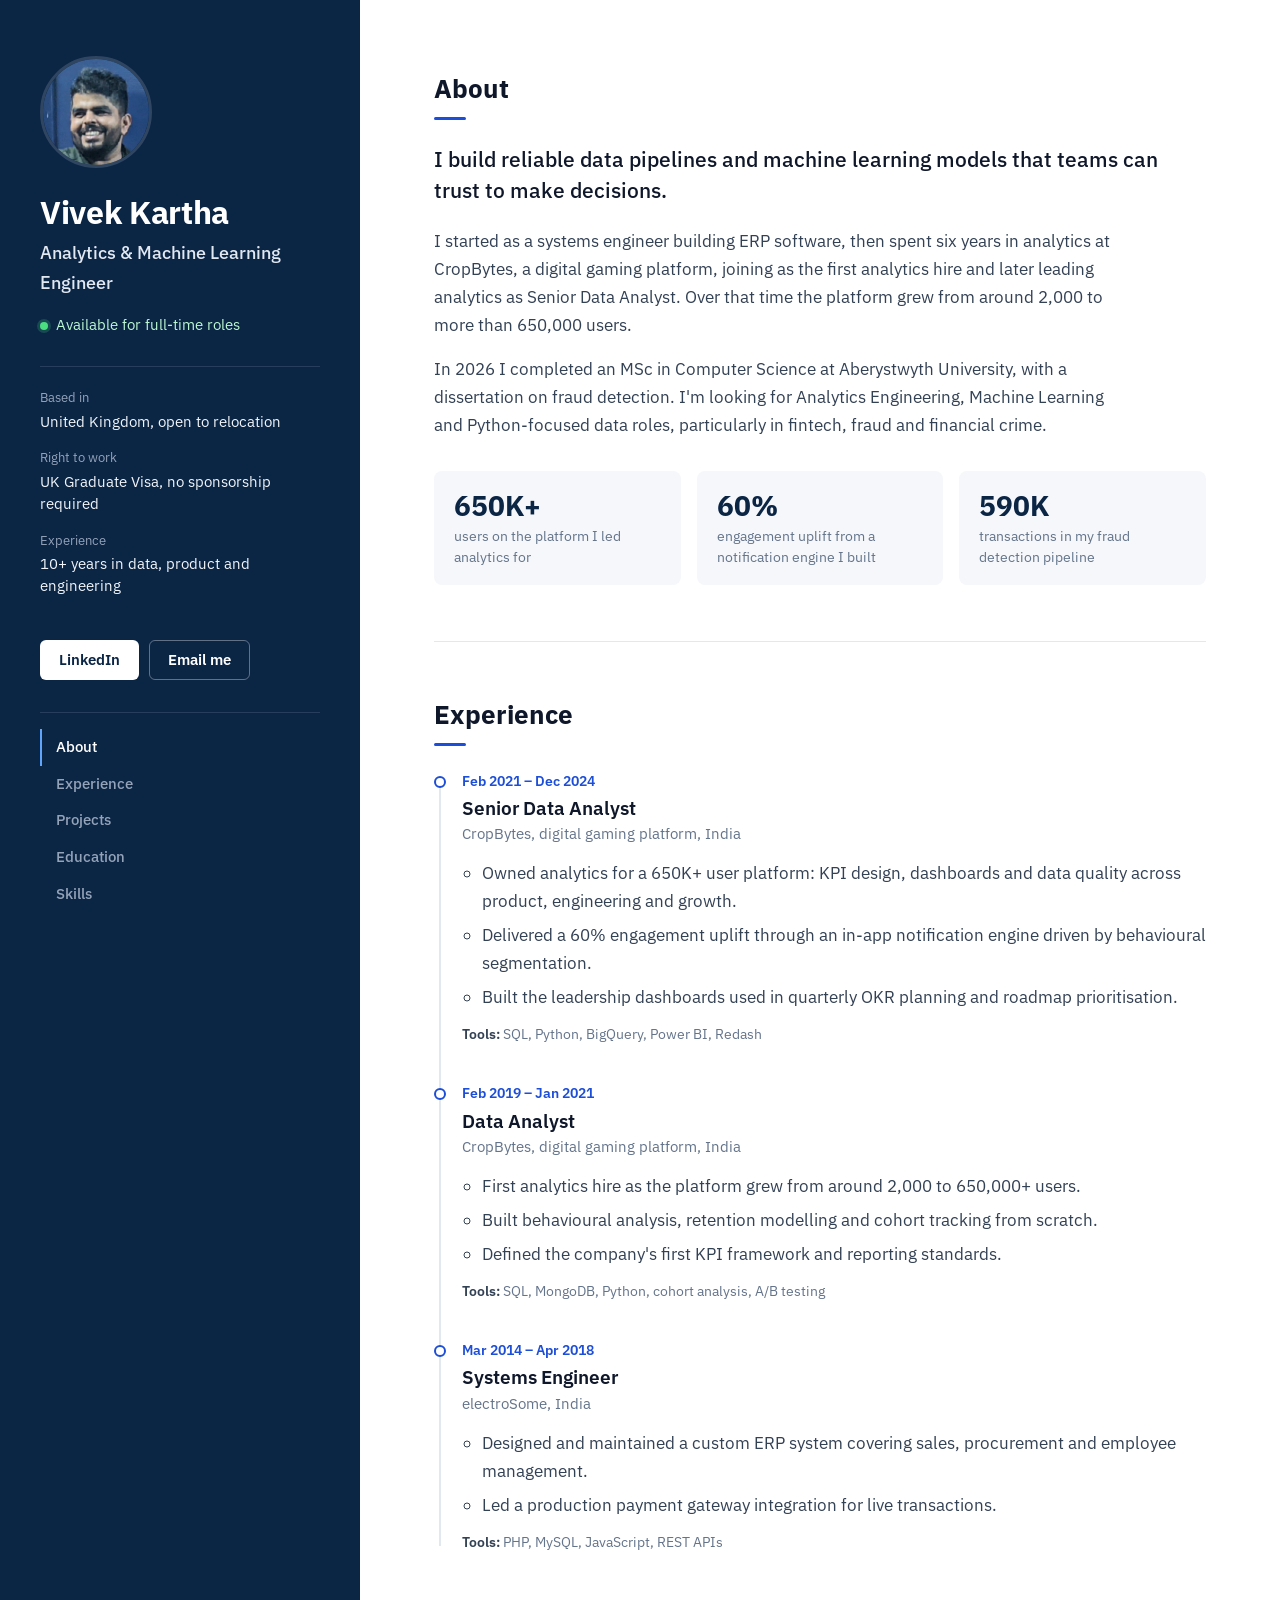
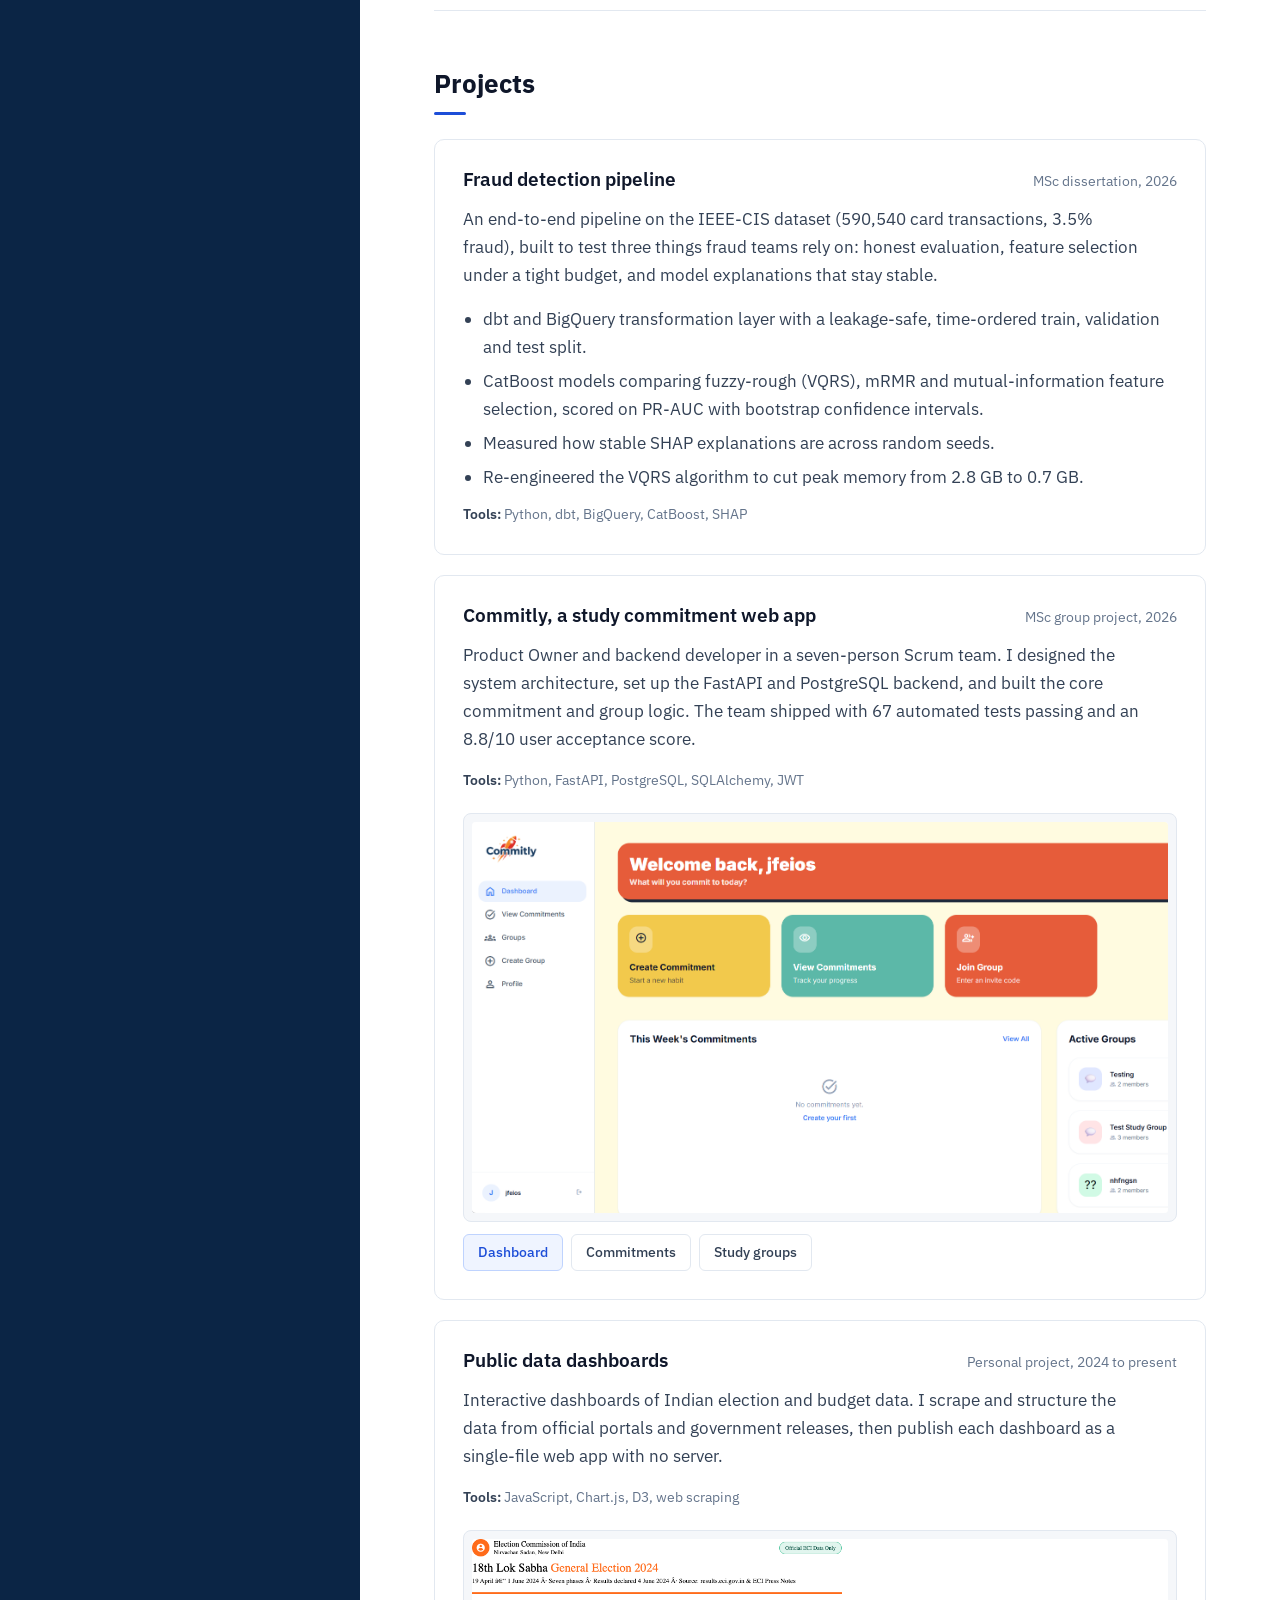
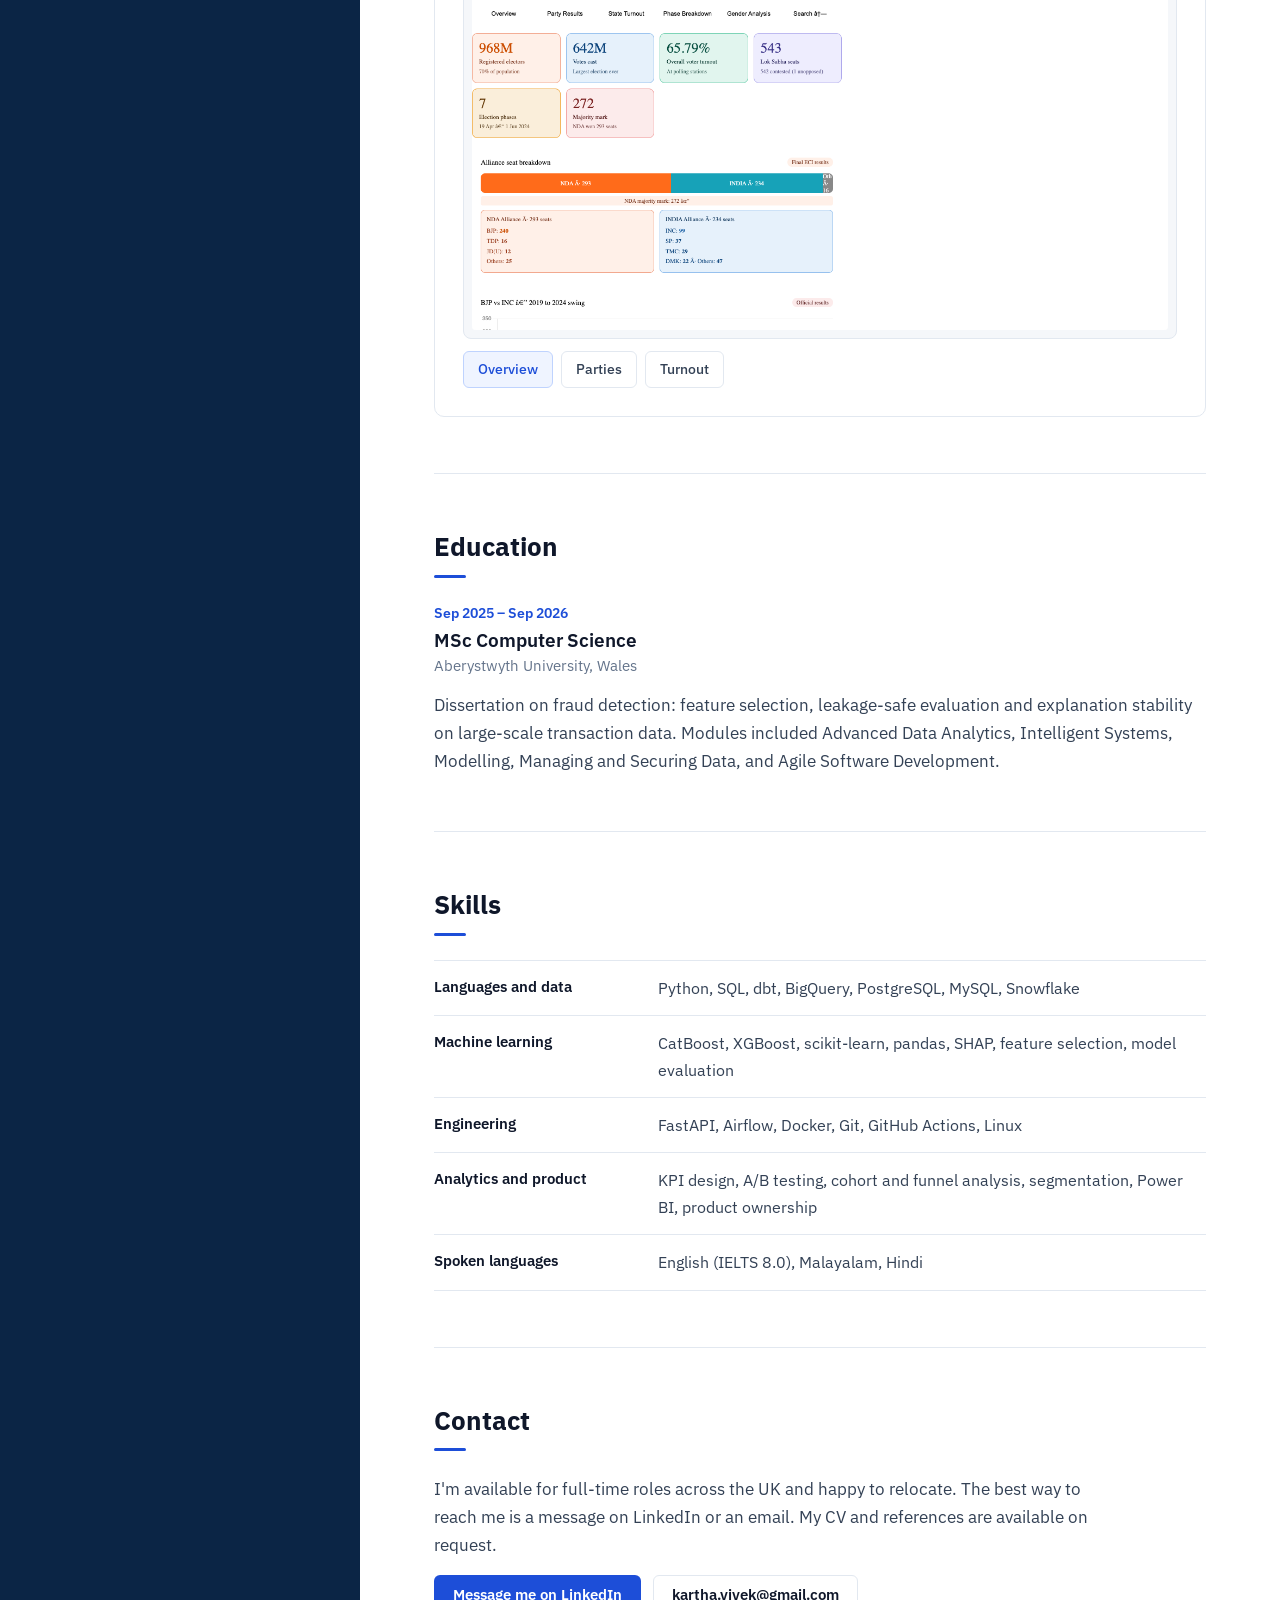
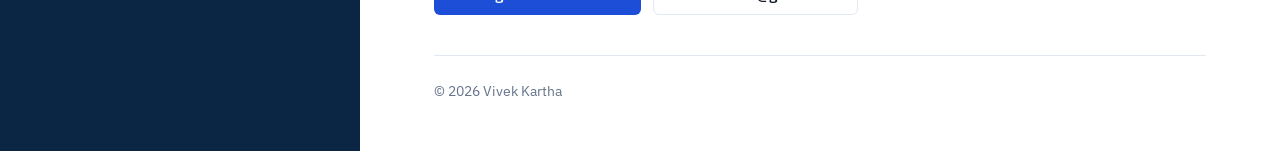
<file: index.html>
<!DOCTYPE html>
<html lang="en-GB">
<head>
  <meta charset="UTF-8" />
  <meta name="viewport" content="width=device-width, initial-scale=1.0" />
  <title>Vivek Kartha — Analytics & Machine Learning Engineer</title>
  <meta name="description" content="Vivek Kartha — Analytics and Machine Learning Engineer in the UK. 10+ years in data, product and engineering; MSc Computer Science (Aberystwyth). Python, SQL, dbt, BigQuery. Available for full-time roles." />
  <meta name="author" content="Vivek Kartha" />
  <meta name="theme-color" content="#0B2545" />
  <meta name="color-scheme" content="light" />
  <link rel="canonical" href="https://vivekkartha.com/" />

  <meta property="og:type" content="profile" />
  <meta property="og:url" content="https://vivekkartha.com/" />
  <meta property="og:title" content="Vivek Kartha — Analytics & Machine Learning Engineer" />
  <meta property="og:description" content="10+ years in data, product and engineering. MSc Computer Science. Available for full-time roles in the UK." />
  <meta property="og:image" content="https://vivekkartha.com/og-image.png" />
  <meta property="og:image:width" content="1200" />
  <meta property="og:image:height" content="630" />
  <meta property="og:image:alt" content="Vivek Kartha — Analytics & Machine Learning Engineer" />
  <meta property="og:locale" content="en_GB" />
  <meta name="twitter:card" content="summary_large_image" />
  <meta name="twitter:title" content="Vivek Kartha — Analytics & Machine Learning Engineer" />
  <meta name="twitter:description" content="10+ years in data, product and engineering. MSc Computer Science. Available for full-time roles in the UK." />
  <meta name="twitter:image" content="https://vivekkartha.com/og-image.png" />

  <script type="application/ld+json">
  {
    "@context": "https://schema.org",
    "@type": "Person",
    "name": "Vivek Kartha",
    "url": "https://vivekkartha.com/",
    "image": "https://vivekkartha.com/profile.jpeg",
    "jobTitle": "Analytics & Machine Learning Engineer",
    "address": { "@type": "PostalAddress", "addressCountry": "GB" },
    "alumniOf": { "@type": "CollegeOrUniversity", "name": "Aberystwyth University" },
    "knowsAbout": ["Analytics Engineering", "Machine Learning", "Python", "SQL", "dbt", "BigQuery", "Fraud Detection", "Product Analytics"],
    "sameAs": ["https://www.linkedin.com/in/vivekkartha"]
  }
  </script>

  <link rel="preconnect" href="https://fonts.googleapis.com" />
  <link rel="preconnect" href="https://fonts.gstatic.com" crossorigin />
  <link href="https://fonts.googleapis.com/css2?family=IBM+Plex+Sans:wght@400;500;600;700&display=swap" rel="stylesheet" />
  <link rel="stylesheet" href="styles.css?v=20261105b" />
  <link rel="icon" type="image/svg+xml" href="data:image/svg+xml,%3Csvg xmlns='http://www.w3.org/2000/svg' viewBox='0 0 100 100'%3E%3Crect width='100' height='100' rx='16' fill='%230B2545'/%3E%3Ctext x='50' y='65' font-family='Arial,sans-serif' font-size='44' font-weight='700' fill='%23ffffff' text-anchor='middle'%3EVK%3C/text%3E%3C/svg%3E" />
</head>
<body>
  <a class="skip" href="#main">Skip to content</a>

  <div class="layout">

    <!-- PROFILE PANEL -->
    <aside class="profile" id="top">
      <div class="profile-inner">
        <img class="portrait" src="profile.jpeg" alt="Vivek Kartha" width="112" height="112" />
        <h1 class="name">Vivek Kartha</h1>
        <p class="role-title">Analytics &amp; Machine Learning Engineer</p>
        <p class="status"><span class="status-dot" aria-hidden="true"></span>Available for full-time roles</p>

        <dl class="details">
          <div><dt>Based in</dt><dd>United Kingdom, open to relocation</dd></div>
          <div><dt>Right to work</dt><dd>UK Graduate Visa, no sponsorship required</dd></div>
          <div><dt>Experience</dt><dd>10+ years in data, product and engineering</dd></div>
        </dl>

        <div class="profile-actions">
          <a href="https://www.linkedin.com/in/vivekkartha" class="btn btn-light" target="_blank" rel="noopener">LinkedIn</a>
          <a href="#contact" class="btn btn-outline" data-email>Email me</a>
        </div>

        <nav class="side-nav" aria-label="Sections">
          <a href="#about">About</a>
          <a href="#experience">Experience</a>
          <a href="#projects">Projects</a>
          <a href="#education">Education</a>
          <a href="#skills">Skills</a>
          <a href="#contact">Contact</a>
        </nav>
      </div>
    </aside>

    <!-- CONTENT -->
    <main class="content" id="main">

      <section id="about" class="block">
        <h2>About</h2>
        <p class="intro">
          I build reliable data pipelines and machine learning models that teams can trust to make decisions.
        </p>
        <p>
          I started as a systems engineer building ERP software, then spent six years in analytics at
          CropBytes, a digital gaming platform, joining as the first analytics hire and later leading
          analytics as Senior Data Analyst. Over that time the platform grew from around 2,000 to more
          than 650,000 users.
        </p>
        <p>
          In 2026 I completed an MSc in Computer Science at Aberystwyth University, with a dissertation on
          fraud detection. I'm looking for Analytics Engineering, Machine Learning and Python-focused data
          roles, particularly in fintech, fraud and financial crime.
        </p>

        <ul class="highlights">
          <li><strong>650K+</strong><span>users on the platform I led analytics for</span></li>
          <li><strong>60%</strong><span>engagement uplift from a notification engine I built</span></li>
          <li><strong>590K</strong><span>transactions in my fraud detection pipeline</span></li>
        </ul>
      </section>

      <section id="experience" class="block">
        <h2>Experience</h2>
        <ol class="timeline">
          <li class="entry">
            <p class="when">Feb 2021 – Dec 2024</p>
            <h3>Senior Data Analyst</h3>
            <p class="where">CropBytes, digital gaming platform, India</p>
            <ul>
              <li>Owned analytics for a 650K+ user platform: KPI design, dashboards and data quality across product, engineering and growth.</li>
              <li>Delivered a 60% engagement uplift through an in-app notification engine driven by behavioural segmentation.</li>
              <li>Built the leadership dashboards used in quarterly OKR planning and roadmap prioritisation.</li>
            </ul>
            <p class="tools">SQL, Python, BigQuery, Power BI, Redash</p>
          </li>
          <li class="entry">
            <p class="when">Feb 2019 – Jan 2021</p>
            <h3>Data Analyst</h3>
            <p class="where">CropBytes, digital gaming platform, India</p>
            <ul>
              <li>First analytics hire as the platform grew from around 2,000 to 650,000+ users.</li>
              <li>Built behavioural analysis, retention modelling and cohort tracking from scratch.</li>
              <li>Defined the company's first KPI framework and reporting standards.</li>
            </ul>
            <p class="tools">SQL, MongoDB, Python, cohort analysis, A/B testing</p>
          </li>
          <li class="entry">
            <p class="when">Mar 2014 – Apr 2018</p>
            <h3>Systems Engineer</h3>
            <p class="where">electroSome, India</p>
            <ul>
              <li>Designed and maintained a custom ERP system covering sales, procurement and employee management.</li>
              <li>Led a production payment gateway integration for live transactions.</li>
            </ul>
            <p class="tools">PHP, MySQL, JavaScript, REST APIs</p>
          </li>
        </ol>
      </section>

      <section id="projects" class="block">
        <h2>Projects</h2>

        <article class="project">
          <div class="project-head">
            <h3>Fraud detection pipeline</h3>
            <p class="project-meta">MSc dissertation, 2026</p>
          </div>
          <p>
            An end-to-end pipeline on the IEEE-CIS dataset (590,540 card transactions, 3.5% fraud), built to
            test three things fraud teams rely on: honest evaluation, feature selection under a tight budget,
            and model explanations that stay stable.
          </p>
          <ul>
            <li>dbt and BigQuery transformation layer with a leakage-safe, time-ordered train, validation and test split.</li>
            <li>CatBoost models comparing fuzzy-rough (VQRS), mRMR and mutual-information feature selection, scored on PR-AUC with bootstrap confidence intervals.</li>
            <li>Measured how stable SHAP explanations are across random seeds.</li>
            <li>Re-engineered the VQRS algorithm to cut peak memory from 2.8 GB to 0.7 GB.</li>
          </ul>
          <p class="tools">Python, dbt, BigQuery, CatBoost, SHAP</p>
        </article>

        <article class="project">
          <div class="project-head">
            <h3>Commitly, a study commitment web app</h3>
            <p class="project-meta">MSc group project, 2026</p>
          </div>
          <p>
            Product Owner and backend developer in a seven-person Scrum team. I designed the system
            architecture, set up the FastAPI and PostgreSQL backend, and built the core commitment and
            group logic. The team shipped with 67 automated tests passing and an 8.8/10 user acceptance score.
          </p>
          <p class="tools">Python, FastAPI, PostgreSQL, SQLAlchemy, JWT</p>
          <figure class="gallery" data-gallery>
            <div class="gallery-frame">
              <img class="gallery-main" src="screenshots/commitly-dashboard.png" alt="Commitly dashboard" loading="lazy" width="1886" height="910" />
            </div>
            <figcaption class="gallery-tabs" role="group" aria-label="Commitly screenshots">
              <button type="button" aria-pressed="true" data-src="screenshots/commitly-dashboard.png" data-alt="Commitly dashboard">Dashboard</button>
              <button type="button" aria-pressed="false" data-src="screenshots/commitly-commitments.png" data-alt="Commitly commitments">Commitments</button>
              <button type="button" aria-pressed="false" data-src="screenshots/commitly-groups.png" data-alt="Commitly study groups">Study groups</button>
            </figcaption>
          </figure>
        </article>

        <article class="project">
          <div class="project-head">
            <h3>Public data dashboards</h3>
            <p class="project-meta">Personal project, 2024 to present</p>
          </div>
          <p>
            Interactive dashboards of Indian election and budget data. I scrape and structure the data from
            official portals and government releases, then publish each dashboard as a single-file web app
            with no server.
          </p>
          <p class="tools">JavaScript, Chart.js, D3, web scraping</p>
          <figure class="gallery" data-gallery>
            <div class="gallery-frame">
              <img class="gallery-main" src="screenshots/eci-overview.png" alt="Election results dashboard overview" loading="lazy" width="1280" height="800" />
            </div>
            <figcaption class="gallery-tabs" role="group" aria-label="Dashboard screenshots">
              <button type="button" aria-pressed="true" data-src="screenshots/eci-overview.png" data-alt="Election results dashboard overview">Overview</button>
              <button type="button" aria-pressed="false" data-src="screenshots/eci-parties.png" data-alt="Results by party">Parties</button>
              <button type="button" aria-pressed="false" data-src="screenshots/eci-turnout.png" data-alt="Turnout by state">Turnout</button>
            </figcaption>
          </figure>
        </article>
      </section>

      <section id="education" class="block">
        <h2>Education</h2>
        <div class="entry entry-plain">
          <p class="when">Sep 2025 – Sep 2026</p>
          <h3>MSc Computer Science</h3>
          <p class="where">Aberystwyth University, Wales</p>
          <p>
            Dissertation on fraud detection: feature selection, leakage-safe evaluation and explanation
            stability on large-scale transaction data. Modules included Advanced Data Analytics, Intelligent
            Systems, Modelling, Managing and Securing Data, and Agile Software Development.
          </p>
        </div>
      </section>

      <section id="skills" class="block">
        <h2>Skills</h2>
        <dl class="skills">
          <div><dt>Languages and data</dt><dd>Python, SQL, dbt, BigQuery, PostgreSQL, MySQL, Snowflake</dd></div>
          <div><dt>Machine learning</dt><dd>CatBoost, XGBoost, scikit-learn, pandas, SHAP, feature selection, model evaluation</dd></div>
          <div><dt>Engineering</dt><dd>FastAPI, Airflow, Docker, Git, GitHub Actions, Linux</dd></div>
          <div><dt>Analytics and product</dt><dd>KPI design, A/B testing, cohort and funnel analysis, segmentation, Power BI, product ownership</dd></div>
          <div><dt>Spoken languages</dt><dd>English (IELTS 8.0), Malayalam, Hindi</dd></div>
        </dl>
      </section>

      <section id="contact" class="block contact">
        <h2>Contact</h2>
        <p>
          I'm available for full-time roles across the UK and happy to relocate. The best way to reach me
          is a message on LinkedIn or an email. My CV and references are available on request.
        </p>
        <div class="contact-actions">
          <a href="https://www.linkedin.com/in/vivekkartha" class="btn btn-primary" target="_blank" rel="noopener">Message me on LinkedIn</a>
          <a href="#contact" class="btn btn-secondary" data-email data-email-show>Email me</a>
        </div>
      </section>

      <footer class="footer">© <span id="year">2026</span> Vivek Kartha</footer>
    </main>
  </div>

  <script src="script.js?v=20261105c" defer></script>
</body>
</html>
</file>
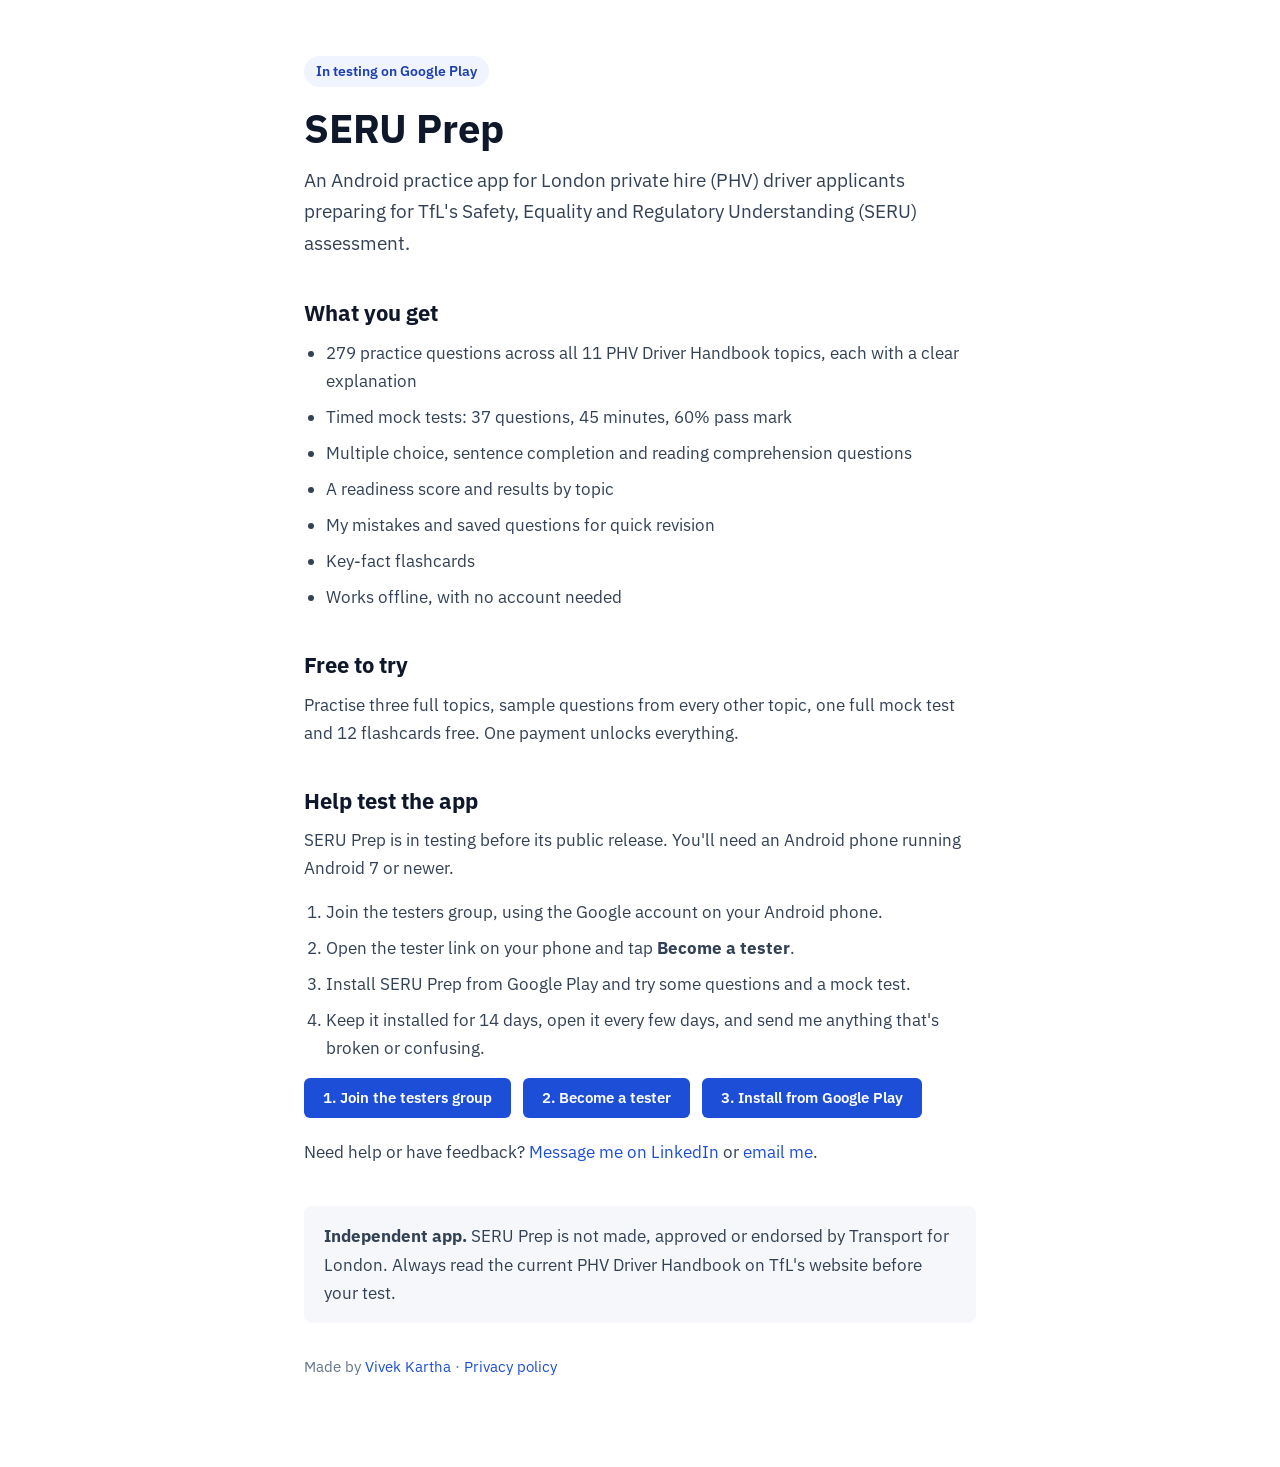
<file: seru-prep/index.html>
<!DOCTYPE html>
<html lang="en-GB">
<head>
  <meta charset="UTF-8" />
  <meta name="viewport" content="width=device-width, initial-scale=1.0" />
  <title>SERU Prep — Practice app for the TfL SERU assessment</title>
  <meta name="description" content="SERU Prep is an independent Android practice app for London private hire driver applicants, with 279 questions, timed mock tests and key-fact flashcards." />
  <link rel="canonical" href="https://vivekkartha.com/seru-prep/" />
  <link rel="preconnect" href="https://fonts.googleapis.com" />
  <link rel="preconnect" href="https://fonts.gstatic.com" crossorigin />
  <link href="https://fonts.googleapis.com/css2?family=IBM+Plex+Sans:wght@400;500;600;700&display=swap" rel="stylesheet" />
  <link rel="stylesheet" href="/styles.css?v=20261105b" />
  <link rel="icon" type="image/svg+xml" href="data:image/svg+xml,%3Csvg xmlns='http://www.w3.org/2000/svg' viewBox='0 0 100 100'%3E%3Crect width='100' height='100' rx='16' fill='%231e3a8a'/%3E%3Ctext x='50' y='65' font-family='Arial,sans-serif' font-size='44' font-weight='700' fill='%23ffffff' text-anchor='middle'%3EVK%3C/text%3E%3C/svg%3E" />
  <style>
    .app { max-width: 720px; margin: 0 auto; padding: 56px 24px 72px; }
    .app-status { display: inline-block; margin-bottom: 16px; padding: 4px 12px; border-radius: 999px; background: var(--blue-tint); color: var(--blue-dark); font-size: 14px; font-weight: 600; }
    .app h1 { font-size: 40px; margin-bottom: 12px; }
    .app h2 { font-size: 22px; margin: 40px 0 12px; }
    .app-lead { font-size: 19px; margin-bottom: 24px; }
    .app-list { padding-left: 22px; }
    .app-list li { margin-bottom: 8px; }
    .app-actions { display: flex; flex-wrap: wrap; gap: 12px; margin-top: 16px; }
    .app-note { margin-top: 40px; padding: 16px 20px; background: var(--surface); border-radius: 8px; }
    .app-note p { margin: 0; }
    .app-foot { margin-top: 32px; color: var(--muted); font-size: 15px; }
    @media (max-width: 480px) { .app { padding-top: 40px; } .app h1 { font-size: 32px; } }
  </style>
</head>
<body>
  <main class="app">
    <p class="app-status">In testing on Google Play</p>
    <h1>SERU Prep</h1>
    <p class="app-lead">An Android practice app for London private hire (PHV) driver applicants preparing for TfL's Safety, Equality and Regulatory Understanding (SERU) assessment.</p>

    <h2>What you get</h2>
    <ul class="app-list">
      <li>279 practice questions across all 11 PHV Driver Handbook topics, each with a clear explanation</li>
      <li>Timed mock tests: 37 questions, 45 minutes, 60% pass mark</li>
      <li>Multiple choice, sentence completion and reading comprehension questions</li>
      <li>A readiness score and results by topic</li>
      <li>My mistakes and saved questions for quick revision</li>
      <li>Key-fact flashcards</li>
      <li>Works offline, with no account needed</li>
    </ul>

    <h2>Free to try</h2>
    <p>Practise three full topics, sample questions from every other topic, one full mock test and 12 flashcards free. One payment unlocks everything.</p>

    <h2>Help test the app</h2>
    <p>SERU Prep is in testing before its public release. You'll need an Android phone running Android 7 or newer.</p>
    <ol class="app-list">
      <li>Join the testers group, using the Google account on your Android phone.</li>
      <li>Open the tester link on your phone and tap <strong>Become a tester</strong>.</li>
      <li>Install SERU Prep from Google Play and try some questions and a mock test.</li>
      <li>Keep it installed for 14 days, open it every few days, and send me anything that's broken or confusing.</li>
    </ol>
    <div class="app-actions">
      <a href="https://groups.google.com/g/rak-testers" class="btn btn-primary" target="_blank" rel="noopener">1. Join the testers group</a>
      <a href="https://play.google.com/apps/testing/com.vivekkartha.seruprep" class="btn btn-primary" target="_blank" rel="noopener">2. Become a tester</a>
      <a href="https://play.google.com/store/apps/details?id=com.vivekkartha.seruprep" class="btn btn-primary" target="_blank" rel="noopener">3. Install from Google Play</a>
    </div>
    <p style="margin-top:20px">Need help or have feedback? <a href="https://www.linkedin.com/in/vivekkartha" target="_blank" rel="noopener">Message me on LinkedIn</a> or <a href="/#contact" data-email>email me</a>.</p>

    <div class="app-note">
      <p><strong>Independent app.</strong> SERU Prep is not made, approved or endorsed by Transport for London. Always read the current PHV Driver Handbook on TfL's website before your test.</p>
    </div>

    <p class="app-foot">Made by <a href="/">Vivek Kartha</a> · <a href="/seru-prep/privacy">Privacy policy</a></p>
  </main>
  <script src="/script.js"></script>
</body>
</html>
</file>
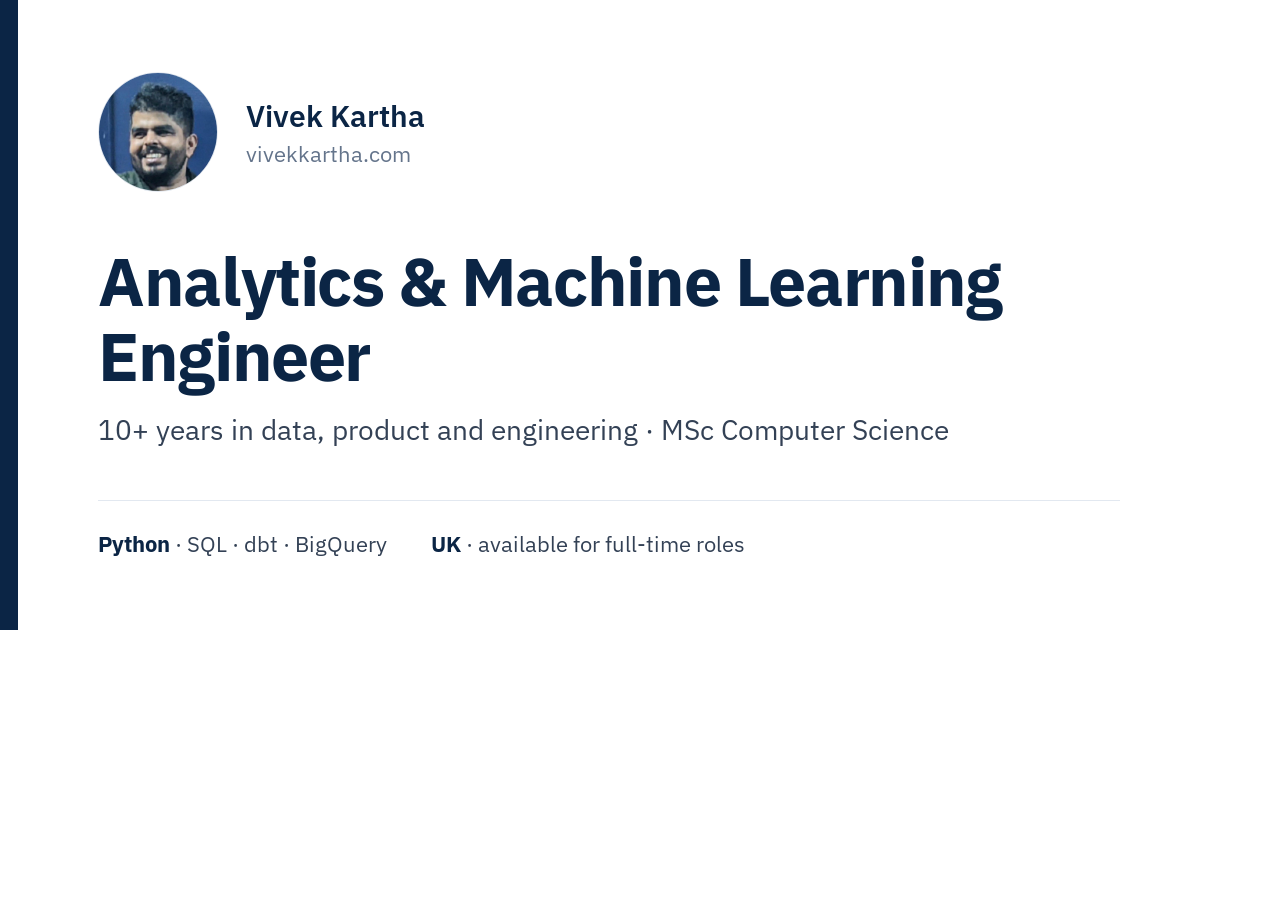
<file: og-card.html>
<!DOCTYPE html>
<html lang="en-GB">
<head>
<meta charset="UTF-8" />
<!-- Source for og-image.png (1200×630). Render with a headless browser and screenshot. -->
<link href="https://fonts.googleapis.com/css2?family=IBM+Plex+Sans:wght@400;500;600;700&display=swap" rel="stylesheet" />
<style>
  * { margin: 0; padding: 0; box-sizing: border-box; }
  body { width: 1200px; height: 630px; font-family: "IBM Plex Sans", Arial, sans-serif; background: #ffffff; color: #0B2545;
         display: flex; flex-direction: column; justify-content: space-between; padding: 72px 80px; border-left: 18px solid #0B2545; }
  .top { display: flex; align-items: center; gap: 28px; }
  .top img { width: 120px; height: 120px; border-radius: 50%; object-fit: cover; border: 1px solid #e2e8f0; }
  .name { font-size: 30px; font-weight: 600; }
  .site { font-size: 22px; color: #64748b; margin-top: 4px; }
  h1 { font-size: 68px; font-weight: 700; letter-spacing: -0.02em; line-height: 1.1; }
  .sub { font-size: 28px; color: #334155; margin-top: 18px; }
  .bottom { display: flex; gap: 44px; font-size: 22px; color: #334155; border-top: 1px solid #e2e8f0; padding-top: 28px; }
  .bottom b { color: #0B2545; }
</style>
</head>
<body>
  <div class="top">
    <img src="profile.jpeg" alt="" />
    <div><div class="name">Vivek Kartha</div><div class="site">vivekkartha.com</div></div>
  </div>
  <div>
    <h1>Analytics &amp; Machine Learning Engineer</h1>
    <p class="sub">10+ years in data, product and engineering · MSc Computer Science</p>
  </div>
  <div class="bottom">
    <span><b>Python</b> · SQL · dbt · BigQuery</span>
    <span><b>UK</b> · available for full-time roles</span>
  </div>
</body>
</html>
</file>
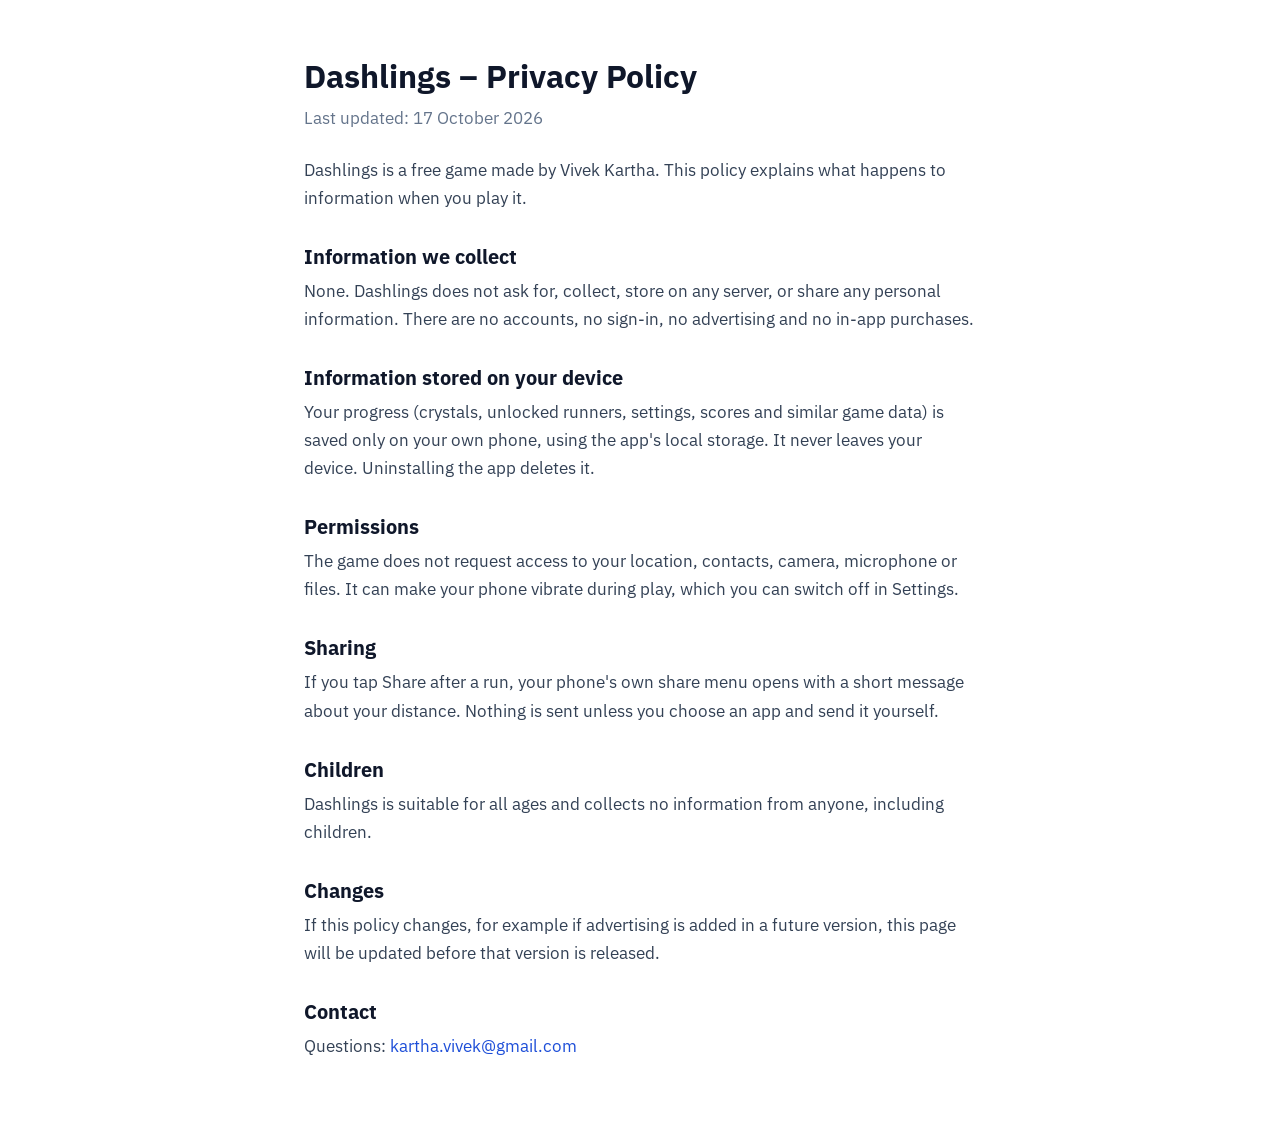
<file: privacy/dashlings.html>
<!DOCTYPE html>
<html lang="en-GB">
<head>
  <meta charset="UTF-8" />
  <meta name="viewport" content="width=device-width, initial-scale=1.0" />
  <title>Dashlings Privacy Policy — Vivek Kartha</title>
  <meta name="description" content="Privacy policy for Dashlings, a free game for Android made by Vivek Kartha." />
  <link rel="canonical" href="https://vivekkartha.com/privacy/dashlings.html" />
  <link rel="preconnect" href="https://fonts.googleapis.com" />
  <link rel="preconnect" href="https://fonts.gstatic.com" crossorigin />
  <link href="https://fonts.googleapis.com/css2?family=IBM+Plex+Sans:wght@400;500;600;700&display=swap" rel="stylesheet" />
  <link rel="stylesheet" href="/styles.css?v=20261105b" />
  <link rel="icon" type="image/svg+xml" href="data:image/svg+xml,%3Csvg xmlns='http://www.w3.org/2000/svg' viewBox='0 0 100 100'%3E%3Crect width='100' height='100' rx='16' fill='%231e3a8a'/%3E%3Ctext x='50' y='65' font-family='Arial,sans-serif' font-size='44' font-weight='700' fill='%23ffffff' text-anchor='middle'%3EVK%3C/text%3E%3C/svg%3E" />
  <style>
    .policy { max-width: 720px; margin: 0 auto; padding: 56px 24px 72px; }
    .policy h1 { font-size: 32px; margin-bottom: 8px; }
    .policy h2 { font-size: 20px; margin: 32px 0 8px; }
    .policy-date { color: var(--muted); margin-bottom: 24px; }
  </style>
</head>
<body>
  <main class="policy">
    <h1>Dashlings – Privacy Policy</h1>
    <p class="policy-date">Last updated: 17 October 2026</p>
    <p>Dashlings is a free game made by Vivek Kartha. This policy explains what happens to information when you play it.</p>

    <h2>Information we collect</h2>
    <p>None. Dashlings does not ask for, collect, store on any server, or share any personal information. There are no accounts, no sign-in, no advertising and no in-app purchases.</p>

    <h2>Information stored on your device</h2>
    <p>Your progress (crystals, unlocked runners, settings, scores and similar game data) is saved only on your own phone, using the app's local storage. It never leaves your device. Uninstalling the app deletes it.</p>

    <h2>Permissions</h2>
    <p>The game does not request access to your location, contacts, camera, microphone or files. It can make your phone vibrate during play, which you can switch off in Settings.</p>

    <h2>Sharing</h2>
    <p>If you tap Share after a run, your phone's own share menu opens with a short message about your distance. Nothing is sent unless you choose an app and send it yourself.</p>

    <h2>Children</h2>
    <p>Dashlings is suitable for all ages and collects no information from anyone, including children.</p>

    <h2>Changes</h2>
    <p>If this policy changes, for example if advertising is added in a future version, this page will be updated before that version is released.</p>

    <h2>Contact</h2>
    <p>Questions: <a href="/#contact" data-email data-email-show>Contact me</a></p>
  </main>
  <script src="/script.js"></script>
</body>
</html>
</file>
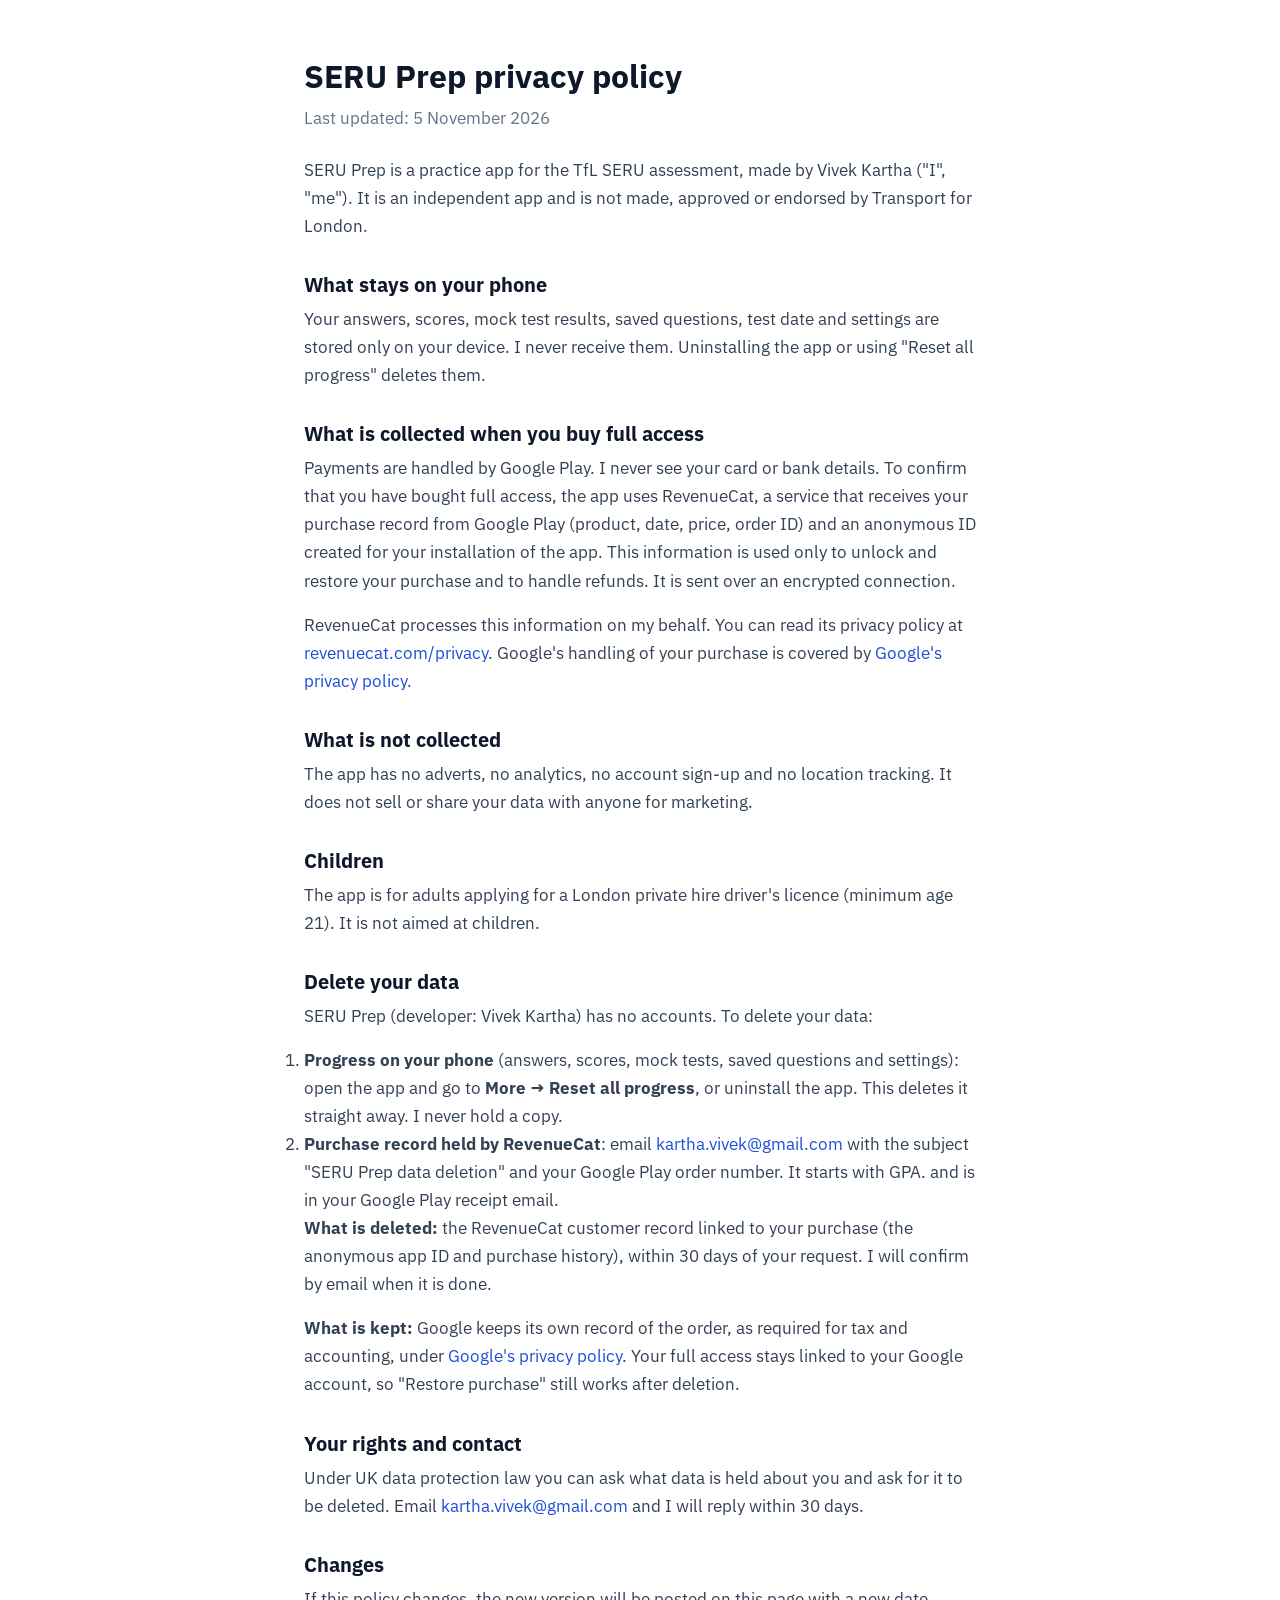
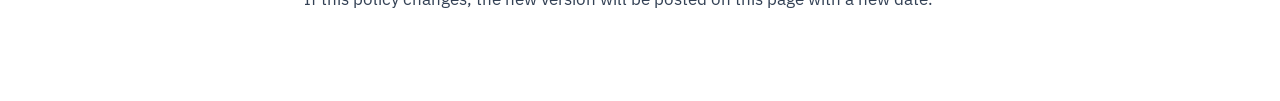
<file: seru-prep/privacy.html>
<!DOCTYPE html>
<html lang="en-GB">
<head>
  <meta charset="UTF-8" />
  <meta name="viewport" content="width=device-width, initial-scale=1.0" />
  <title>SERU Prep Privacy Policy — Vivek Kartha</title>
  <meta name="description" content="Privacy policy for SERU Prep, an independent practice app for the TfL SERU assessment, made by Vivek Kartha." />
  <link rel="canonical" href="https://vivekkartha.com/seru-prep/privacy" />
  <link rel="preconnect" href="https://fonts.googleapis.com" />
  <link rel="preconnect" href="https://fonts.gstatic.com" crossorigin />
  <link href="https://fonts.googleapis.com/css2?family=IBM+Plex+Sans:wght@400;500;600;700&display=swap" rel="stylesheet" />
  <link rel="stylesheet" href="/styles.css?v=20261105b" />
  <link rel="icon" type="image/svg+xml" href="data:image/svg+xml,%3Csvg xmlns='http://www.w3.org/2000/svg' viewBox='0 0 100 100'%3E%3Crect width='100' height='100' rx='16' fill='%231e3a8a'/%3E%3Ctext x='50' y='65' font-family='Arial,sans-serif' font-size='44' font-weight='700' fill='%23ffffff' text-anchor='middle'%3EVK%3C/text%3E%3C/svg%3E" />
  <style>
    .policy { max-width: 720px; margin: 0 auto; padding: 56px 24px 72px; }
    .policy h1 { font-size: 32px; margin-bottom: 8px; }
    .policy h2 { font-size: 20px; margin: 32px 0 8px; }
    .policy-date { color: var(--muted); margin-bottom: 24px; }
  </style>
</head>
<body>
  <main class="policy">
    <h1>SERU Prep privacy policy</h1>
    <p class="policy-date">Last updated: 5 November 2026</p>
    <p>SERU Prep is a practice app for the TfL SERU assessment, made by Vivek Kartha ("I", "me"). It is an independent app and is not made, approved or endorsed by Transport for London.</p>

    <h2>What stays on your phone</h2>
    <p>Your answers, scores, mock test results, saved questions, test date and settings are stored only on your device. I never receive them. Uninstalling the app or using "Reset all progress" deletes them.</p>

    <h2>What is collected when you buy full access</h2>
    <p>Payments are handled by Google Play. I never see your card or bank details. To confirm that you have bought full access, the app uses RevenueCat, a service that receives your purchase record from Google Play (product, date, price, order ID) and an anonymous ID created for your installation of the app. This information is used only to unlock and restore your purchase and to handle refunds. It is sent over an encrypted connection.</p>
    <p>RevenueCat processes this information on my behalf. You can read its privacy policy at <a href="https://www.revenuecat.com/privacy">revenuecat.com/privacy</a>. Google's handling of your purchase is covered by <a href="https://policies.google.com/privacy">Google's privacy policy</a>.</p>

    <h2>What is not collected</h2>
    <p>The app has no adverts, no analytics, no account sign-up and no location tracking. It does not sell or share your data with anyone for marketing.</p>

    <h2>Children</h2>
    <p>The app is for adults applying for a London private hire driver's licence (minimum age 21). It is not aimed at children.</p>

    <h2 id="delete">Delete your data</h2>
    <p>SERU Prep (developer: Vivek Kartha) has no accounts. To delete your data:</p>
    <ol>
      <li><strong>Progress on your phone</strong> (answers, scores, mock tests, saved questions and settings): open the app and go to <strong>More → Reset all progress</strong>, or uninstall the app. This deletes it straight away. I never hold a copy.</li>
      <li><strong>Purchase record held by RevenueCat</strong>: email <a href="/#contact" data-email data-email-show data-email-subject="SERU Prep data deletion">me</a> with the subject "SERU Prep data deletion" and your Google Play order number. It starts with GPA. and is in your Google Play receipt email.</li>
    </ol>
    <p><strong>What is deleted:</strong> the RevenueCat customer record linked to your purchase (the anonymous app ID and purchase history), within 30 days of your request. I will confirm by email when it is done.</p>
    <p><strong>What is kept:</strong> Google keeps its own record of the order, as required for tax and accounting, under <a href="https://policies.google.com/privacy">Google's privacy policy</a>. Your full access stays linked to your Google account, so "Restore purchase" still works after deletion.</p>

    <h2>Your rights and contact</h2>
    <p>Under UK data protection law you can ask what data is held about you and ask for it to be deleted. Email <a href="/#contact" data-email data-email-show>me</a> and I will reply within 30 days.</p>

    <h2>Changes</h2>
    <p>If this policy changes, the new version will be posted on this page with a new date.</p>
  </main>
  <script src="/script.js"></script>
</body>
</html>
</file>
<file: styles.css>
/* vivekkartha.com
   Palette: navy #0B2545 · slate #334155 · muted #64748B · surface #F5F7FA · line #E2E8F0 · blue #1D4ED8 */
:root {
  --navy: #0B2545;
  --navy-2: #13315C;
  --text: #0F172A;
  --body: #334155;
  --muted: #64748B;
  --line: #E2E8F0;
  --surface: #F5F7FA;
  --white: #FFFFFF;
  --blue: #1D4ED8;
  --blue-dark: #1E40AF;
  --blue-tint: #EFF4FF;
  --green: #4ADE80;
  --font: "IBM Plex Sans", system-ui, -apple-system, "Segoe UI", Roboto, sans-serif;
  --panel: 360px;
}

*, *::before, *::after { box-sizing: border-box; }
html { scroll-behavior: smooth; }
body {
  margin: 0;
  background: var(--white);
  color: var(--body);
  font-family: var(--font);
  font-size: 17px;
  line-height: 1.65;
  -webkit-font-smoothing: antialiased;
  text-rendering: optimizeLegibility;
}
img { display: block; max-width: 100%; height: auto; }
a { color: var(--blue); text-decoration: none; }
a:hover { text-decoration: underline; text-underline-offset: 3px; }
h1, h2, h3 { margin: 0; color: var(--text); line-height: 1.25; }
p { margin: 0 0 16px; }
ul, ol { margin: 0; padding: 0; }
:focus-visible { outline: 2px solid var(--blue); outline-offset: 3px; border-radius: 2px; }
.skip { position: absolute; left: -999px; top: 8px; z-index: 10; background: var(--white); color: var(--navy); padding: 8px 14px; border-radius: 6px; }
.skip:focus { left: 8px; }

/* ---------- Layout ---------- */
.layout { display: grid; grid-template-columns: var(--panel) minmax(0, 1fr); min-height: 100vh; }

/* ---------- Profile panel ---------- */
.profile { background: var(--navy); color: #CBD5E1; }
.profile-inner {
  position: sticky; top: 0;
  height: 100vh; overflow-y: auto;
  padding: 56px 40px 40px;
  display: flex; flex-direction: column;
}
.portrait { width: 112px; height: 112px; border-radius: 50%; object-fit: cover; border: 3px solid rgba(255,255,255,0.15); margin-bottom: 24px; }
.name { color: var(--white); font-size: 32px; font-weight: 700; letter-spacing: -0.01em; }
.role-title { color: #E2E8F0; font-size: 18px; font-weight: 500; margin: 6px 0 16px; }
.status { display: flex; align-items: center; gap: 8px; font-size: 15px; color: #BBF7D0; margin-bottom: 28px; }
.status-dot { width: 8px; height: 8px; border-radius: 50%; background: var(--green); box-shadow: 0 0 0 3px rgba(74,222,128,0.2); }

.details { margin: 0 0 28px; padding: 20px 0 0; border-top: 1px solid rgba(255,255,255,0.12); }
.details div { margin-bottom: 14px; }
.details dt { font-size: 13px; color: #94A3B8; margin-bottom: 2px; }
.details dd { margin: 0; font-size: 15px; color: #F1F5F9; line-height: 1.5; }

.profile-actions { display: flex; gap: 10px; flex-wrap: wrap; margin-bottom: 32px; }

.side-nav { margin-top: auto; display: flex; flex-direction: column; border-top: 1px solid rgba(255,255,255,0.12); padding-top: 16px; }
.side-nav a { color: #94A3B8; font-size: 15px; font-weight: 500; padding: 6px 0 6px 14px; border-left: 2px solid transparent; }
.side-nav a:hover { color: var(--white); text-decoration: none; }
.side-nav a.active { color: var(--white); border-left-color: #60A5FA; }

/* ---------- Buttons ---------- */
.btn {
  display: inline-flex; align-items: center; justify-content: center;
  padding: 10px 18px; border-radius: 6px; border: 1px solid transparent;
  font-family: inherit; font-size: 15px; font-weight: 600; line-height: 1.2;
  transition: background-color .15s, border-color .15s, color .15s;
}
.btn:hover { text-decoration: none; }
.btn-light { background: var(--white); color: var(--navy); }
.btn-light:hover { background: #E2E8F0; }
.btn-outline { color: var(--white); border-color: rgba(255,255,255,0.35); }
.btn-outline:hover { border-color: var(--white); }
.btn-primary { background: var(--blue); color: var(--white); }
.btn-primary:hover { background: var(--blue-dark); }
.btn-secondary { background: var(--white); color: var(--text); border-color: var(--line); }
.btn-secondary:hover { border-color: var(--muted); }

/* ---------- Content column ---------- */
.content { padding: 72px 64px 32px; max-width: 900px; width: 100%; margin: 0 auto; }
.block { padding-bottom: 56px; margin-bottom: 56px; border-bottom: 1px solid var(--line); scroll-margin-top: 32px; }
.block h2 { font-size: 26px; font-weight: 700; margin-bottom: 24px; }
.block h2::after { content: ""; display: block; width: 32px; height: 3px; background: var(--blue); margin-top: 12px; border-radius: 2px; }
.intro { font-size: 21px; line-height: 1.5; color: var(--text); font-weight: 500; margin-bottom: 20px; }
.block > p { max-width: 68ch; }

.highlights { list-style: none; display: grid; grid-template-columns: repeat(3, 1fr); gap: 16px; margin-top: 32px; }
.highlights li { background: var(--surface); border-radius: 8px; padding: 18px 20px; }
.highlights strong { display: block; font-size: 28px; font-weight: 700; color: var(--navy); line-height: 1.2; }
.highlights span { display: block; font-size: 14px; color: var(--muted); line-height: 1.45; margin-top: 4px; }

/* ---------- Timeline ---------- */
.timeline { list-style: none; position: relative; padding-left: 28px; }
.timeline::before { content: ""; position: absolute; left: 5px; top: 8px; bottom: 8px; width: 2px; background: var(--line); }
.entry { position: relative; }
.timeline .entry { padding-bottom: 36px; }
.timeline .entry:last-child { padding-bottom: 0; }
.timeline .entry::before {
  content: ""; position: absolute; left: -28px; top: 6px;
  width: 12px; height: 12px; border-radius: 50%;
  background: var(--white); border: 2px solid var(--blue);
}
.when { font-size: 14px; font-weight: 600; color: var(--blue); margin: 0 0 4px; }
.entry h3, .project h3 { font-size: 19px; font-weight: 600; }
.where { color: var(--muted); font-size: 15px; margin: 2px 0 12px; }
.entry ul, .project ul { padding-left: 20px; }
.entry li, .project li { margin-bottom: 6px; }
.tools { font-size: 14px; color: var(--muted); margin: 12px 0 0; }
.tools::before { content: "Tools: "; font-weight: 600; color: var(--body); }

/* ---------- Projects ---------- */
.project { padding: 28px; border: 1px solid var(--line); border-radius: 10px; margin-bottom: 20px; }
.project:last-child { margin-bottom: 0; }
.project-head { display: flex; justify-content: space-between; align-items: baseline; gap: 16px; flex-wrap: wrap; margin-bottom: 12px; }
.project-meta { font-size: 14px; color: var(--muted); margin: 0; }
.project > p { max-width: 68ch; }

.gallery { margin: 20px 0 0; }
.gallery-frame { background: var(--surface); border: 1px solid var(--line); border-radius: 8px; padding: 8px; }
.gallery-main { width: 100%; aspect-ratio: 16 / 9; object-fit: cover; object-position: top left; border-radius: 4px; background: var(--white); }
.gallery-tabs { display: flex; gap: 8px; flex-wrap: wrap; margin-top: 12px; }
.gallery-tabs button {
  font: inherit; font-size: 14px; font-weight: 500; cursor: pointer;
  padding: 6px 14px; border-radius: 6px;
  background: var(--white); color: var(--body); border: 1px solid var(--line);
}
.gallery-tabs button:hover { border-color: var(--muted); }
.gallery-tabs button[aria-pressed="true"] { background: var(--blue-tint); color: var(--blue); border-color: #BFD3FE; }

/* ---------- Education / skills / contact ---------- */
.entry-plain p:last-child { margin-bottom: 0; }
.skills { margin: 0; }
.skills div { display: grid; grid-template-columns: 200px 1fr; gap: 24px; padding: 14px 0; border-top: 1px solid var(--line); }
.skills div:last-child { border-bottom: 1px solid var(--line); }
.skills dt { font-weight: 600; color: var(--text); font-size: 15px; }
.skills dd { margin: 0; font-size: 16px; }
.contact { border-bottom: 0; margin-bottom: 0; padding-bottom: 40px; }
.contact-actions { display: flex; flex-wrap: wrap; gap: 12px; margin-top: 8px; }
.footer { font-size: 14px; color: var(--muted); padding: 24px 0 16px; border-top: 1px solid var(--line); }

/* ---------- Responsive ---------- */
@media (max-width: 1100px) {
  :root { --panel: 320px; }
  .profile-inner { padding: 48px 32px 32px; }
  .content { padding: 56px 48px 24px; }
}
@media (max-width: 860px) {
  .layout { grid-template-columns: 1fr; }
  .profile-inner { position: static; height: auto; padding: 40px 24px 32px; }
  .portrait { width: 96px; height: 96px; margin-bottom: 20px; }
  .name { font-size: 28px; }
  .side-nav { display: none; }
  .profile-actions { margin-bottom: 0; }
  .content { padding: 48px 24px 16px; max-width: none; }
  .block { padding-bottom: 44px; margin-bottom: 44px; }
  .highlights { grid-template-columns: 1fr; }
  .project { padding: 20px; }
  .skills div { grid-template-columns: 1fr; gap: 4px; }
  .intro { font-size: 19px; }
}
@media (prefers-reduced-motion: reduce) { html { scroll-behavior: auto; } }
@media print {
  .layout { display: block; }
  .profile { background: none; color: var(--body); }
  .profile-inner { position: static; height: auto; padding: 0 0 24px; }
  .name, .role-title, .details dd { color: var(--text); }
  .side-nav, .profile-actions, .contact-actions, .gallery { display: none; }
  .content { padding: 0; }
}
</file>
